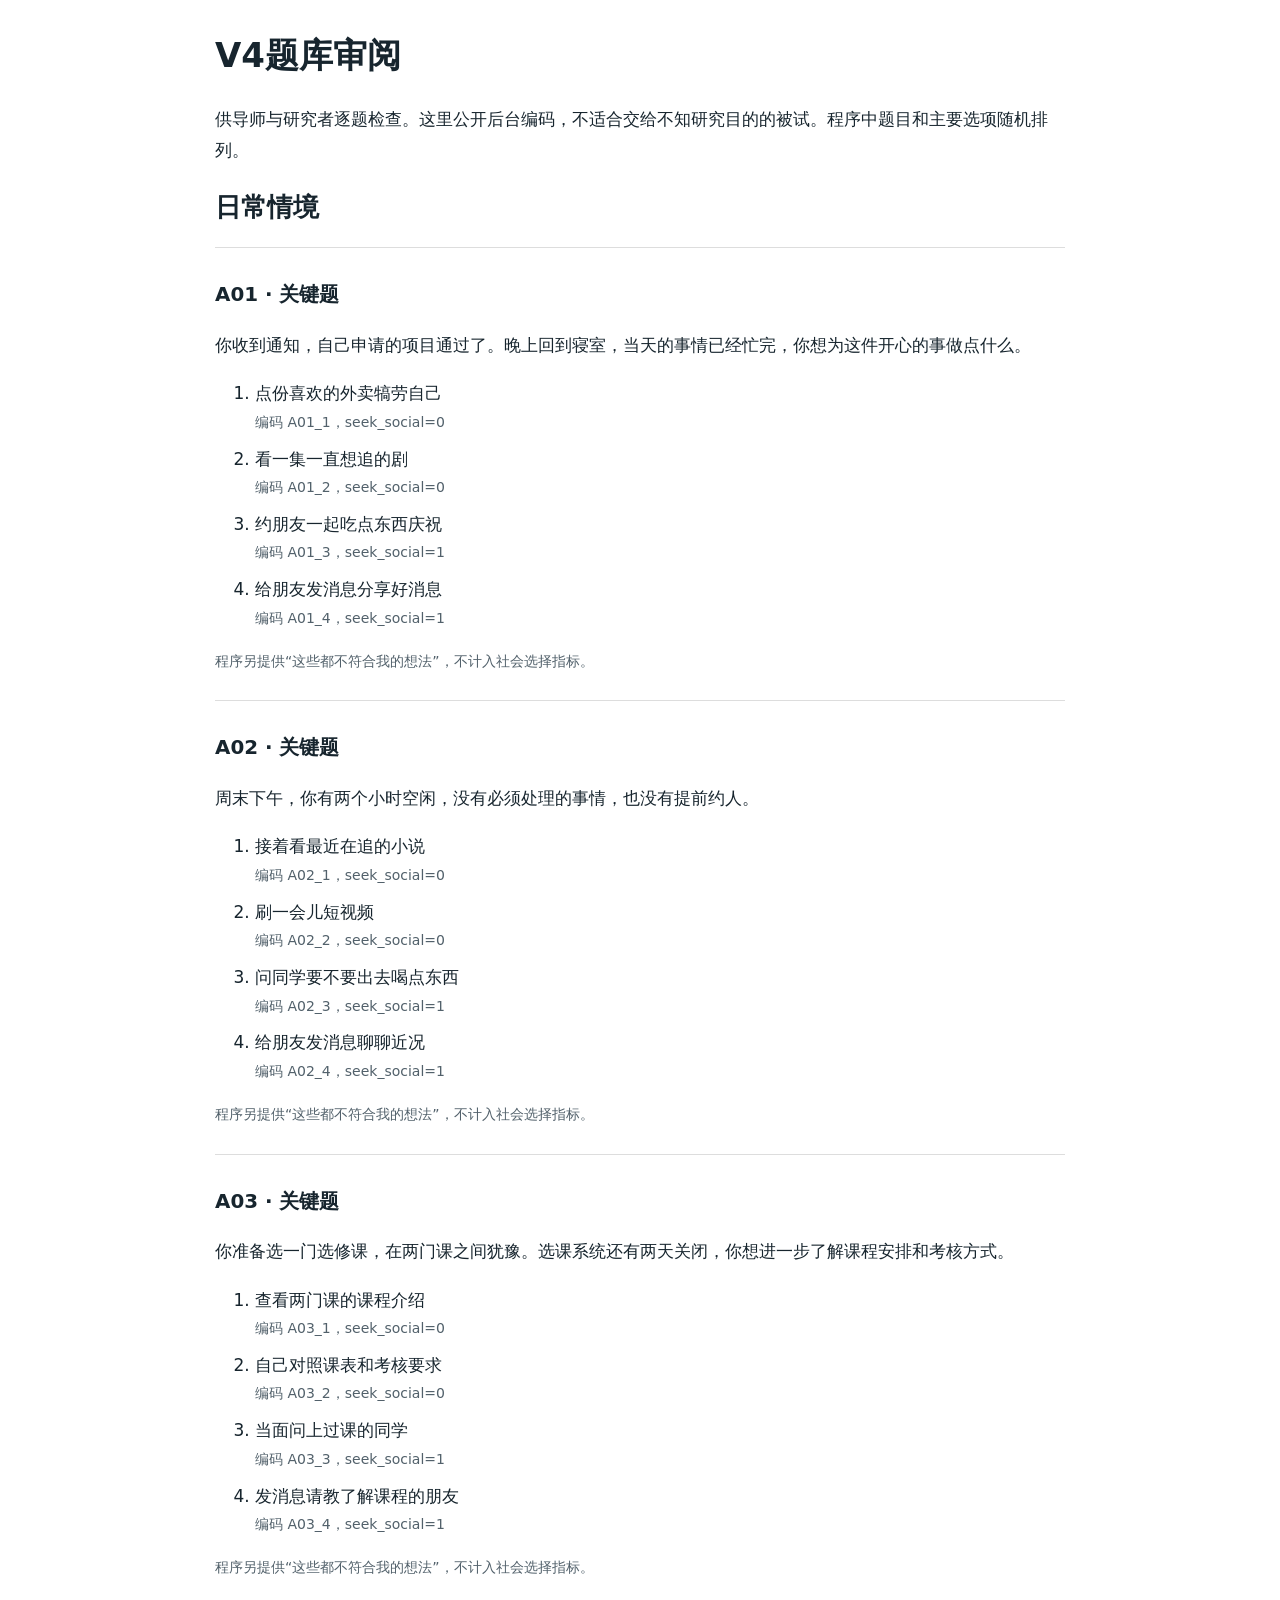
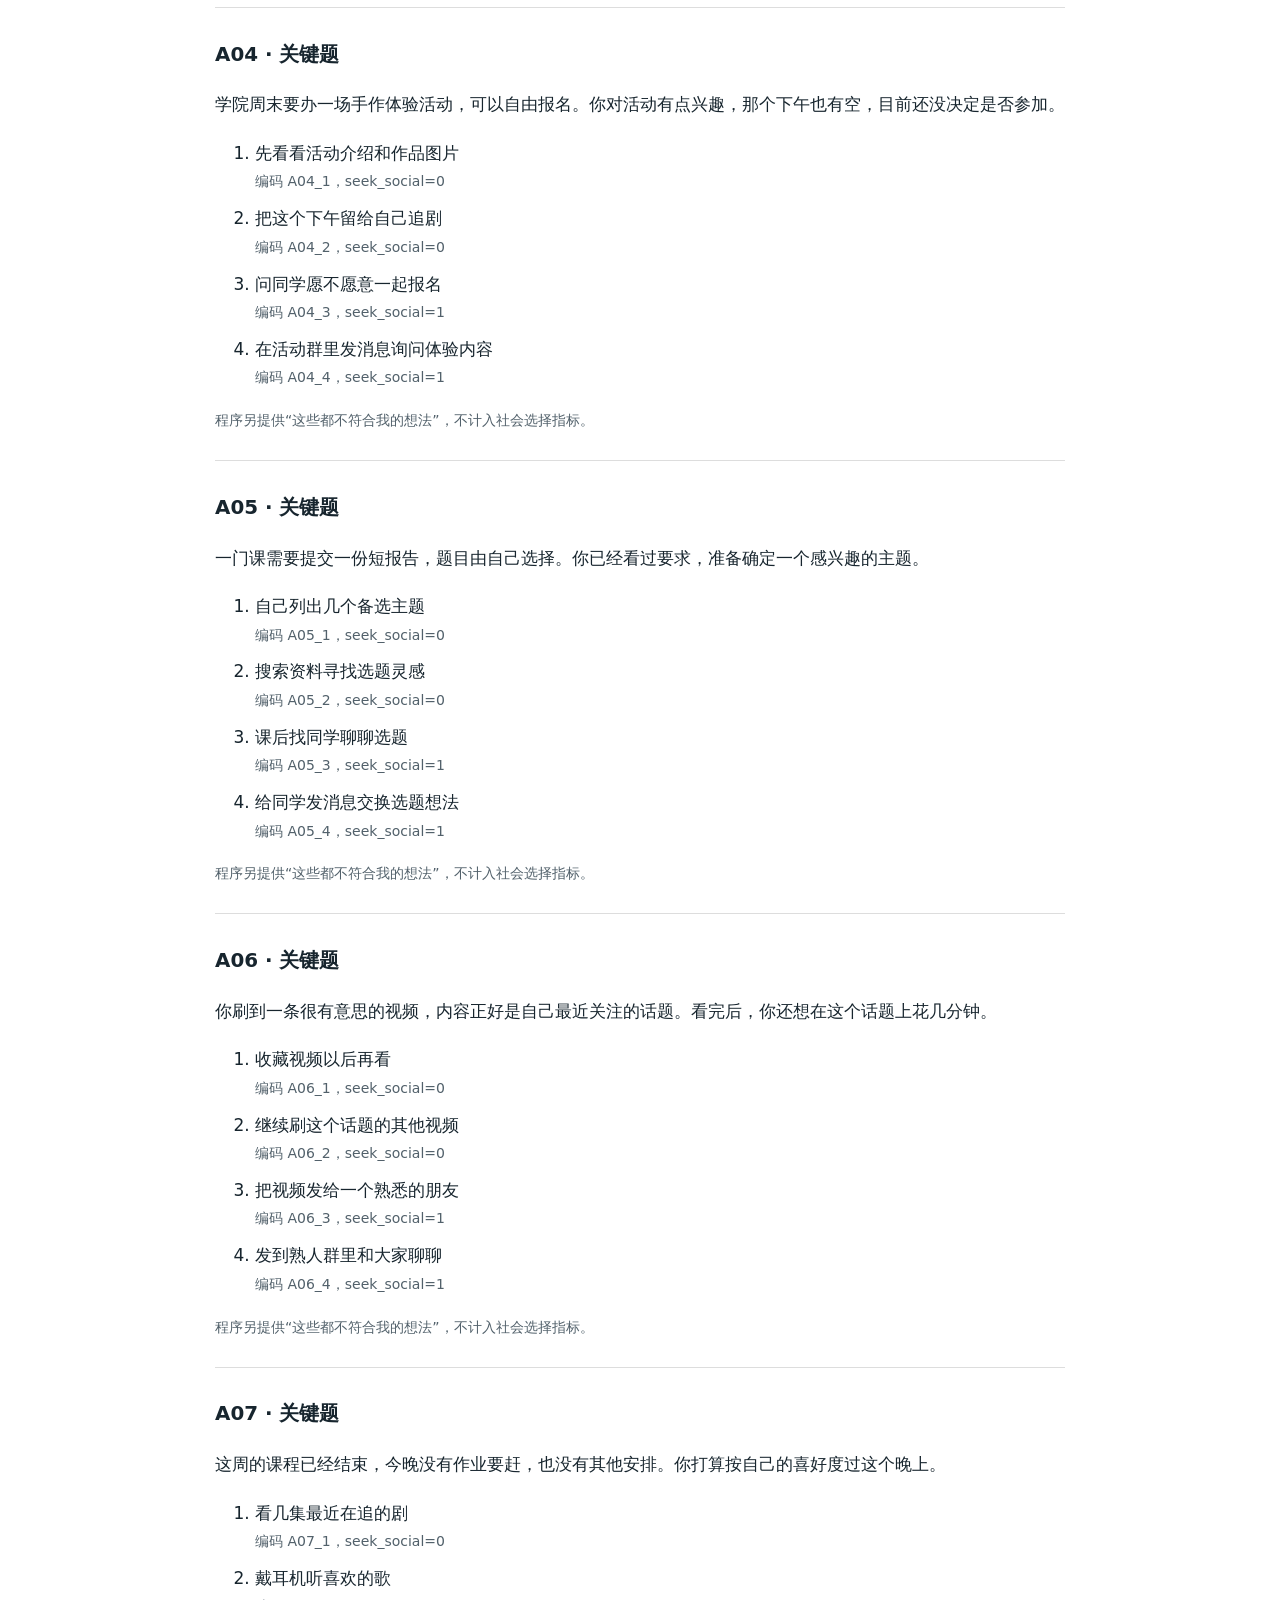
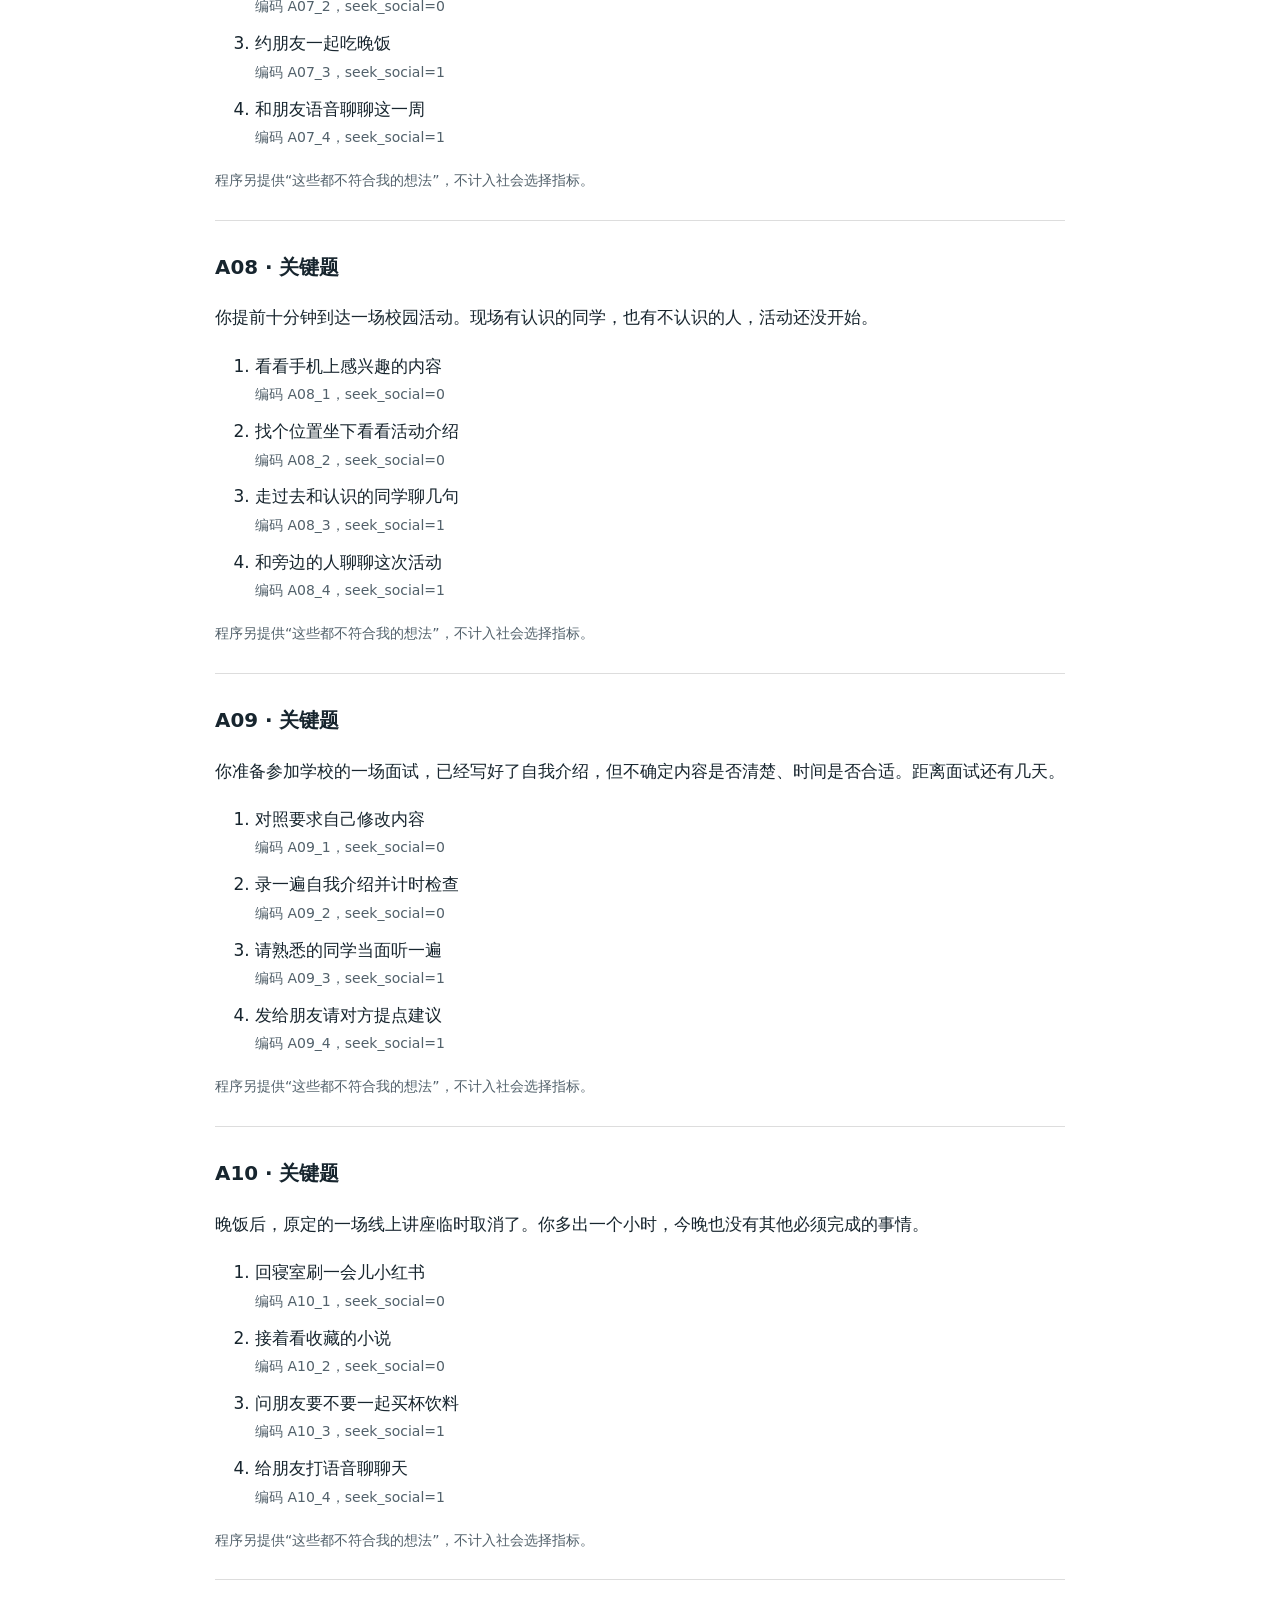
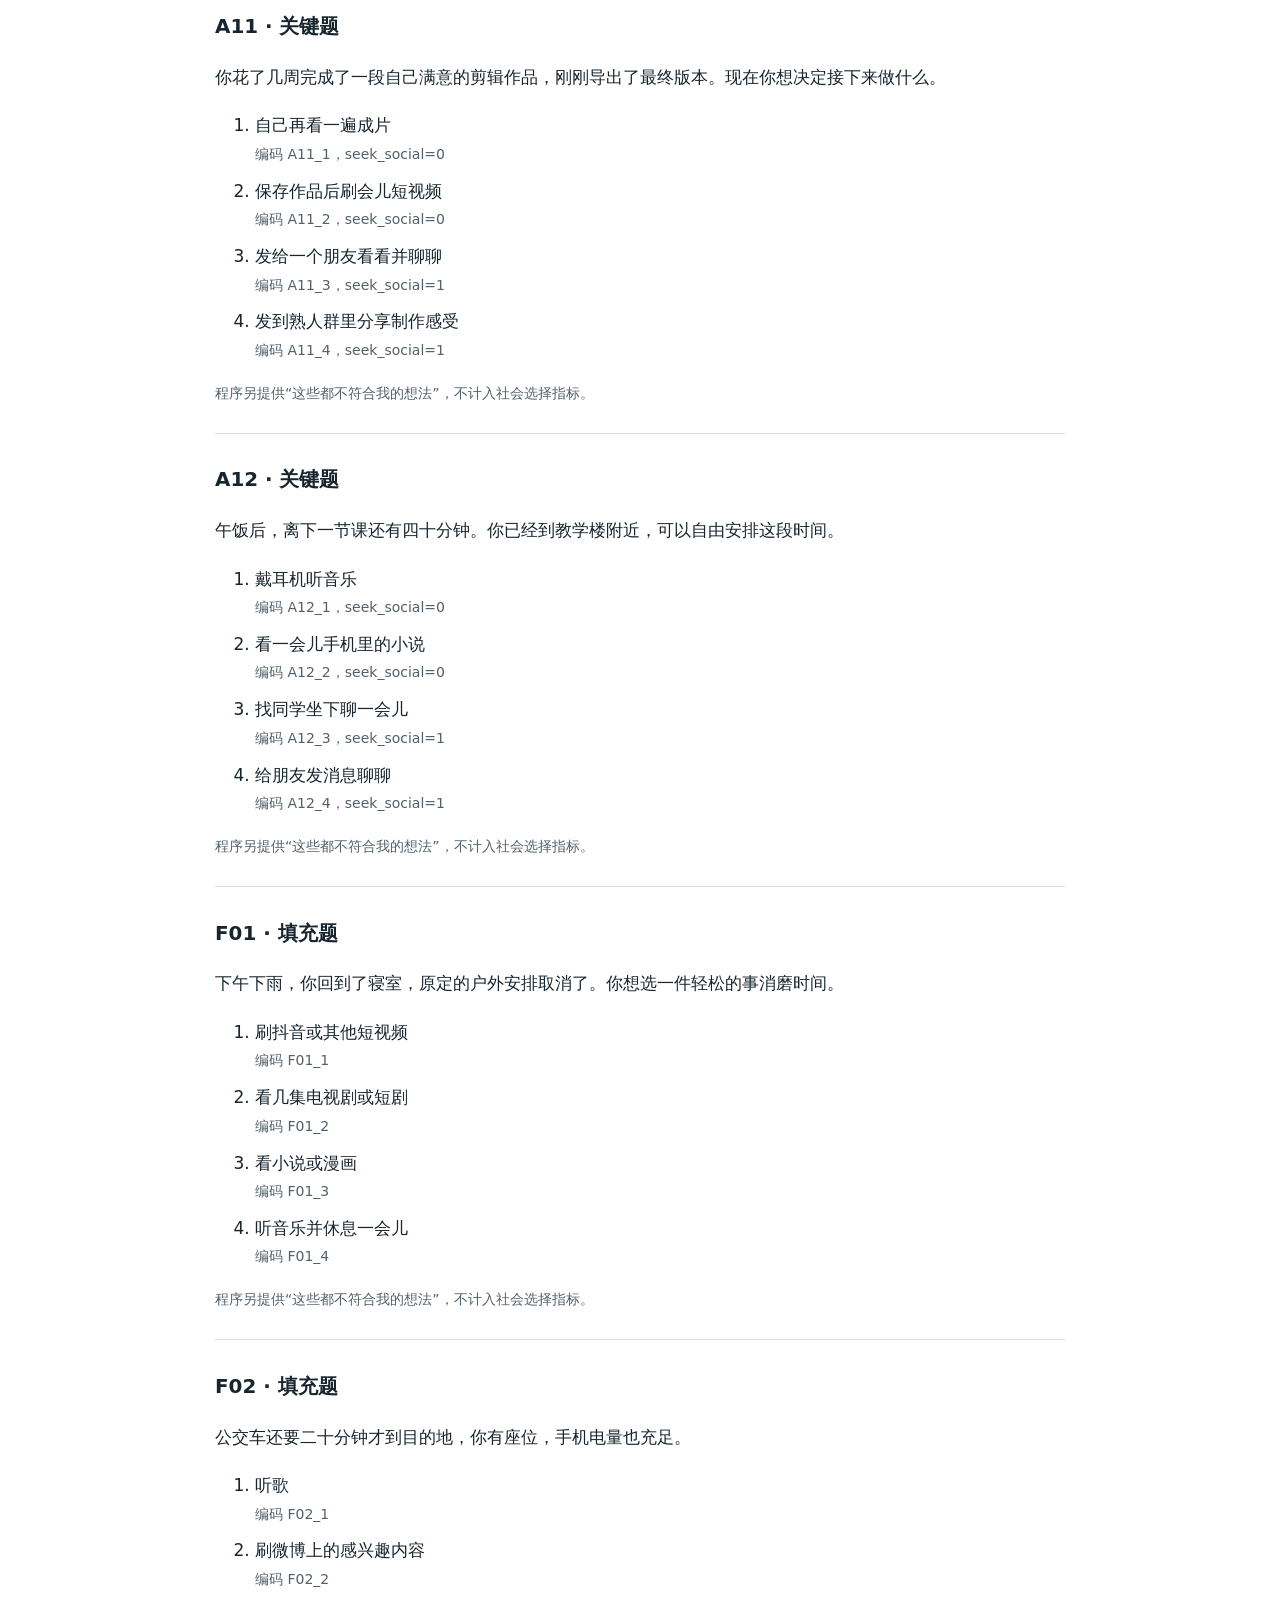
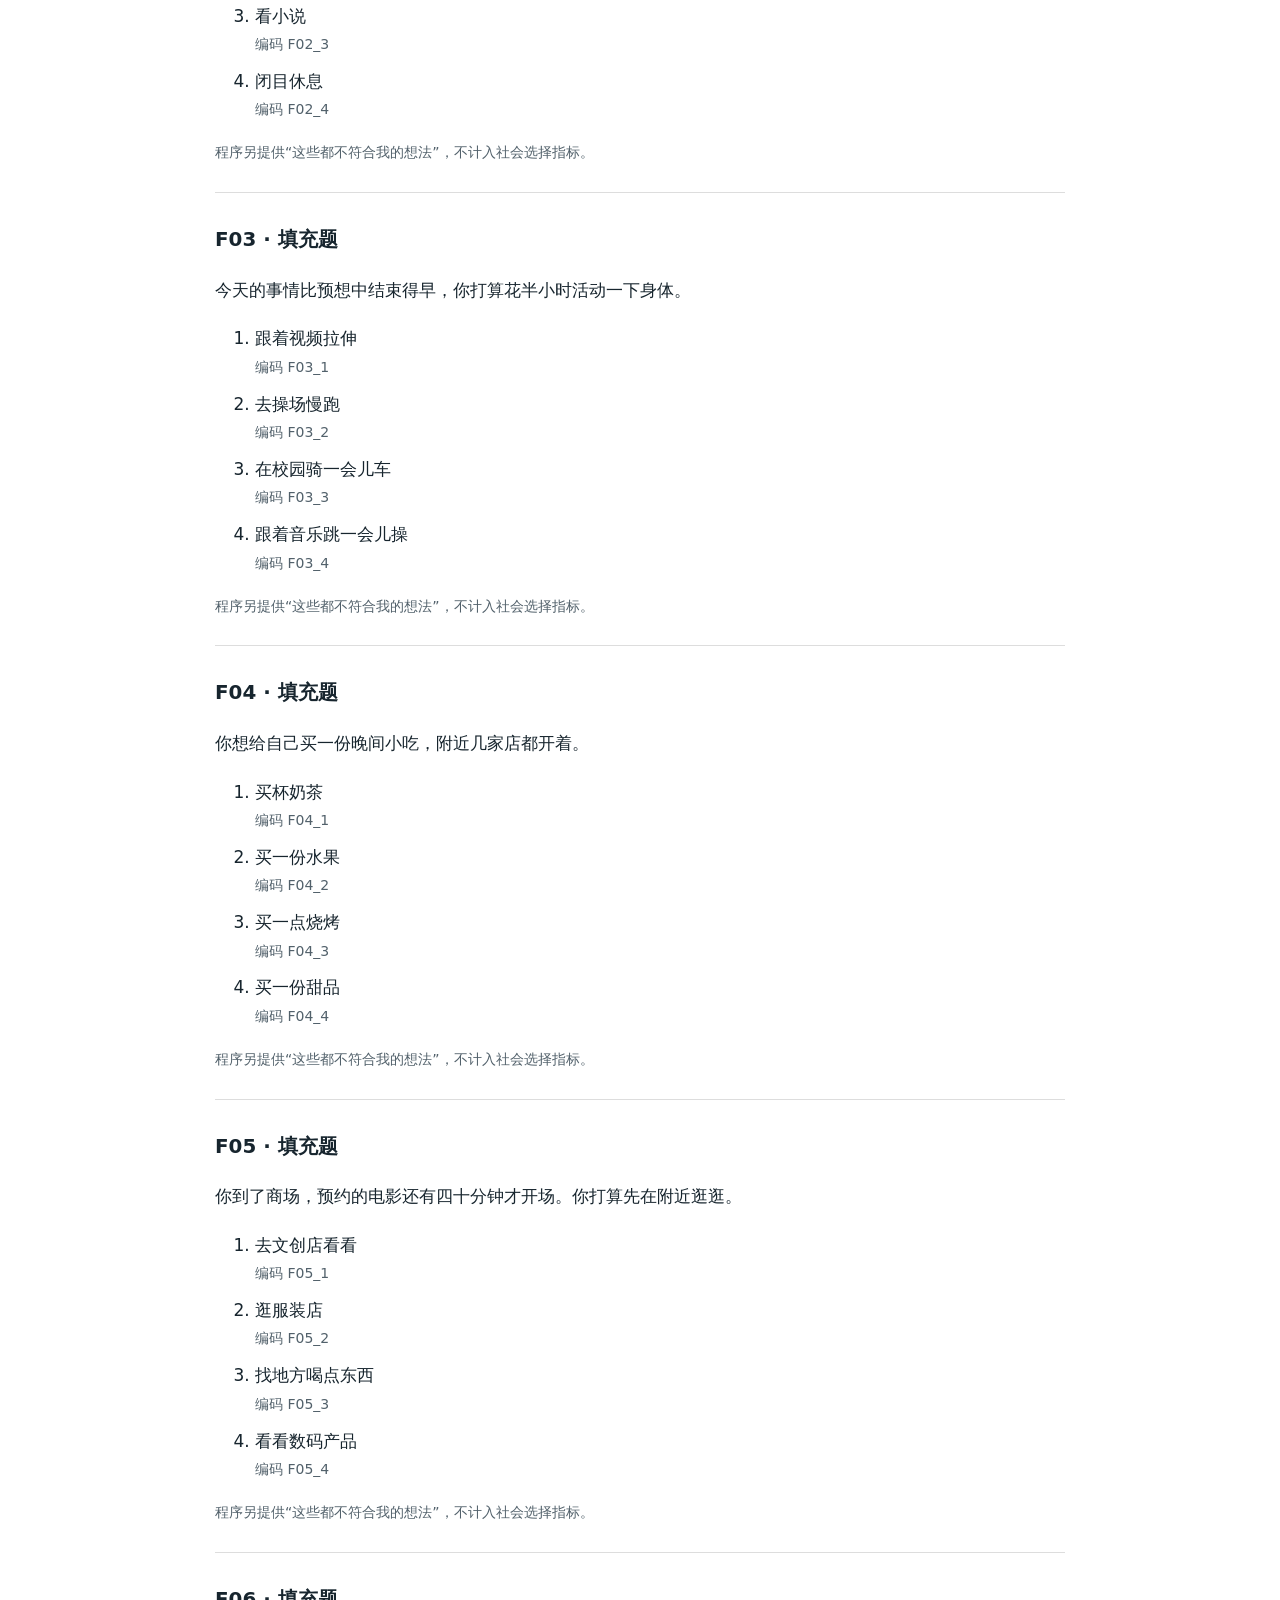
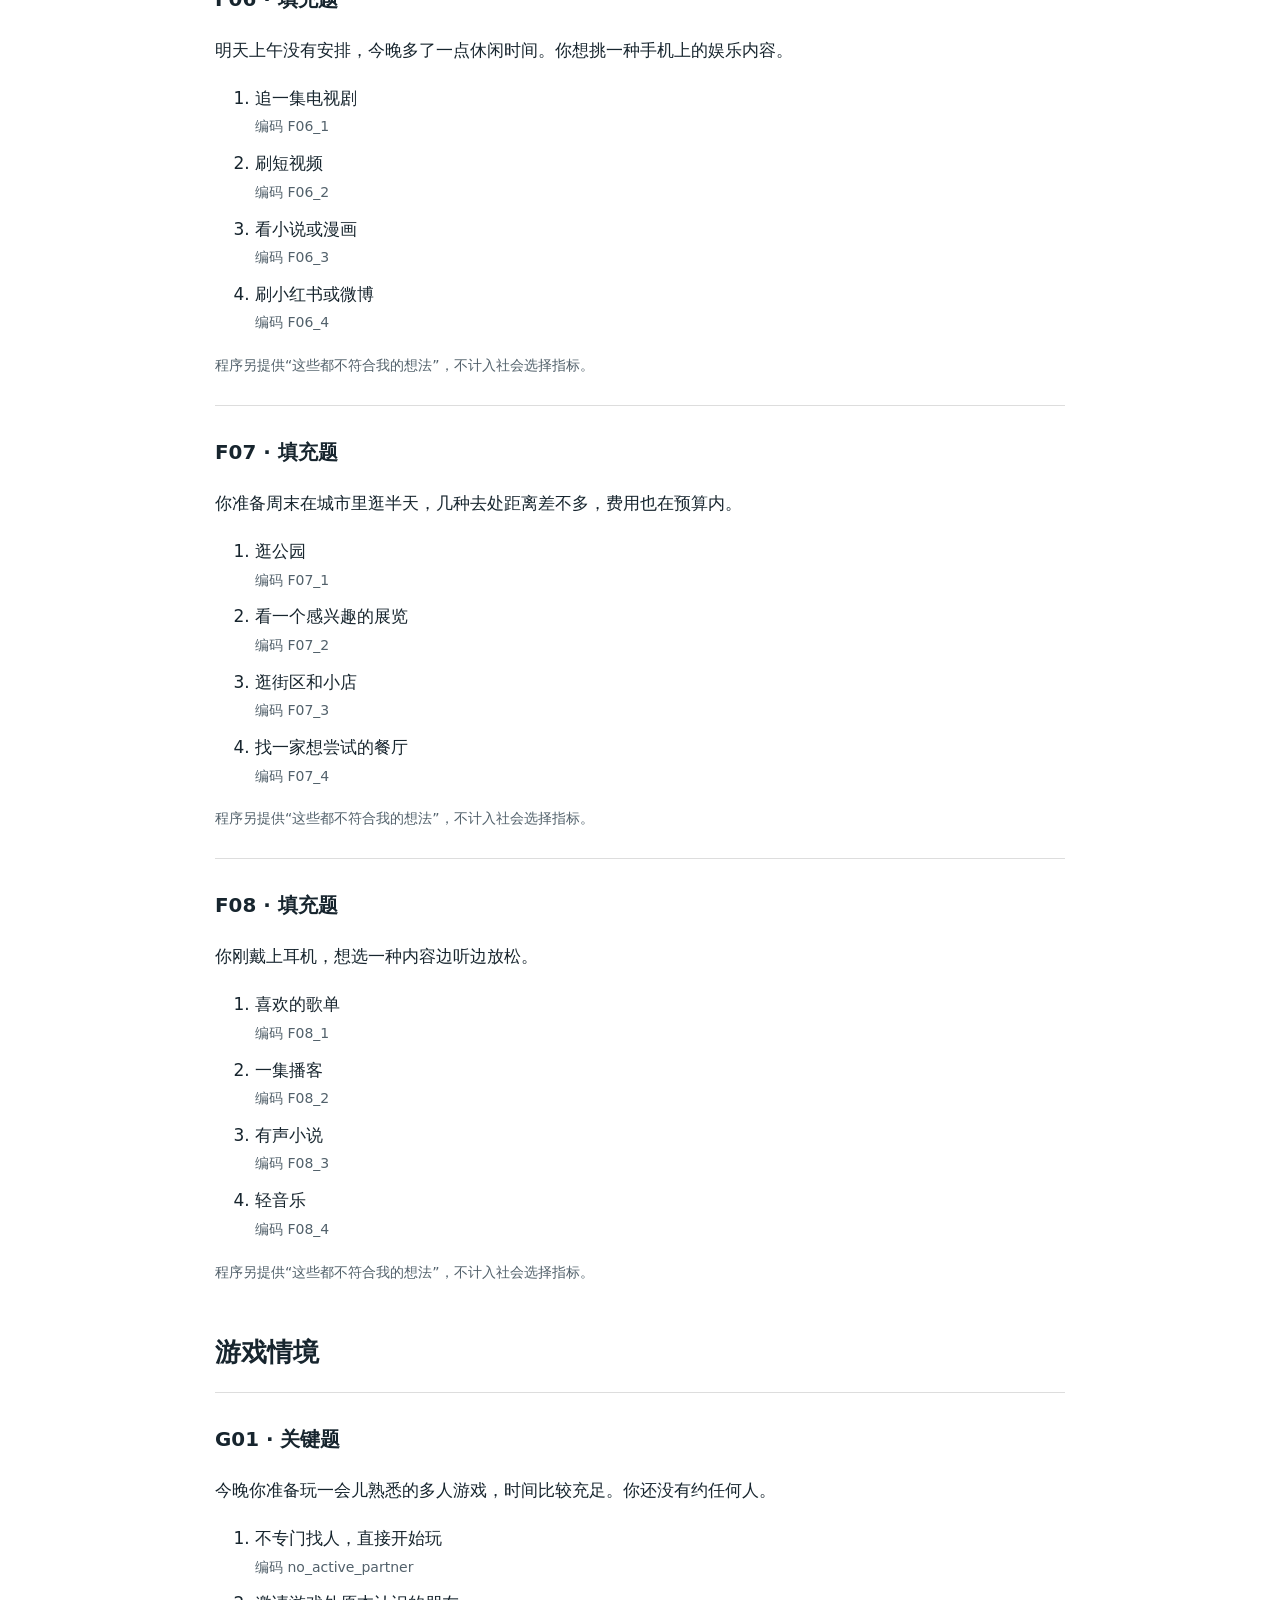
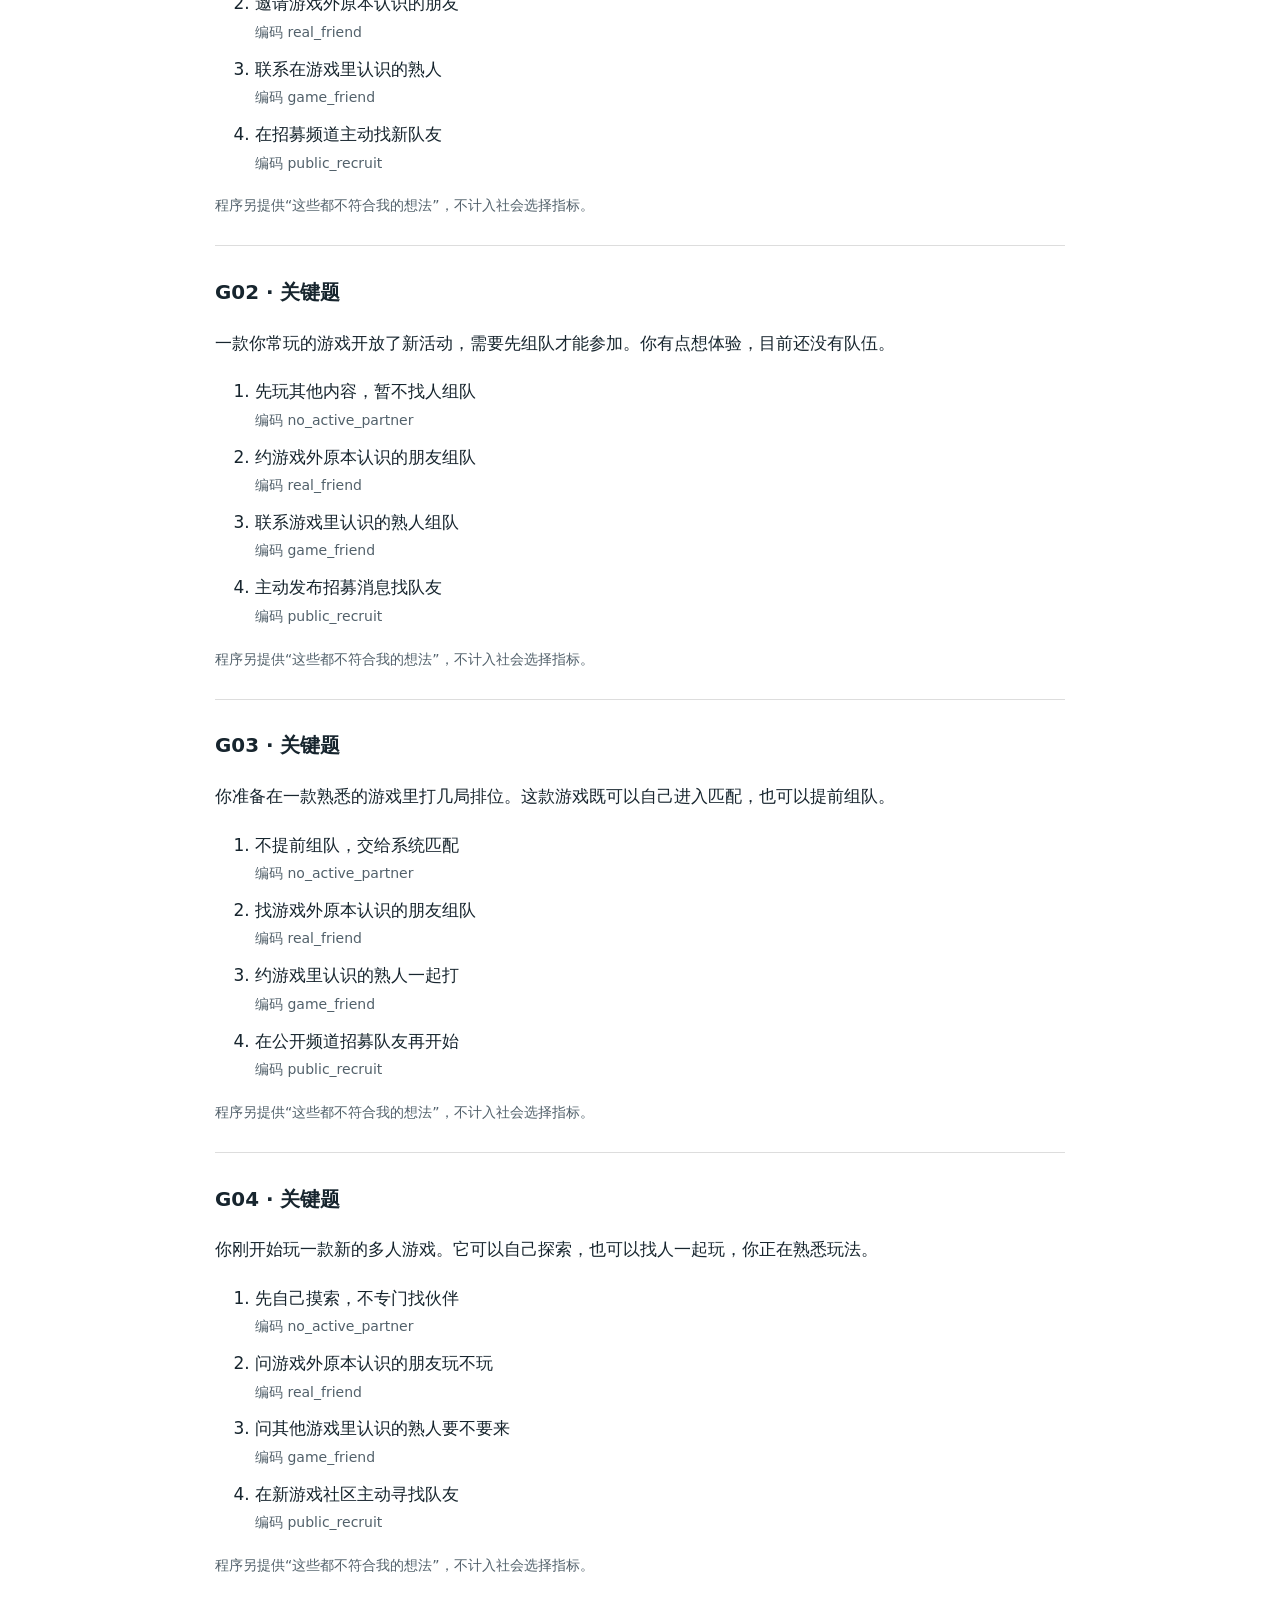
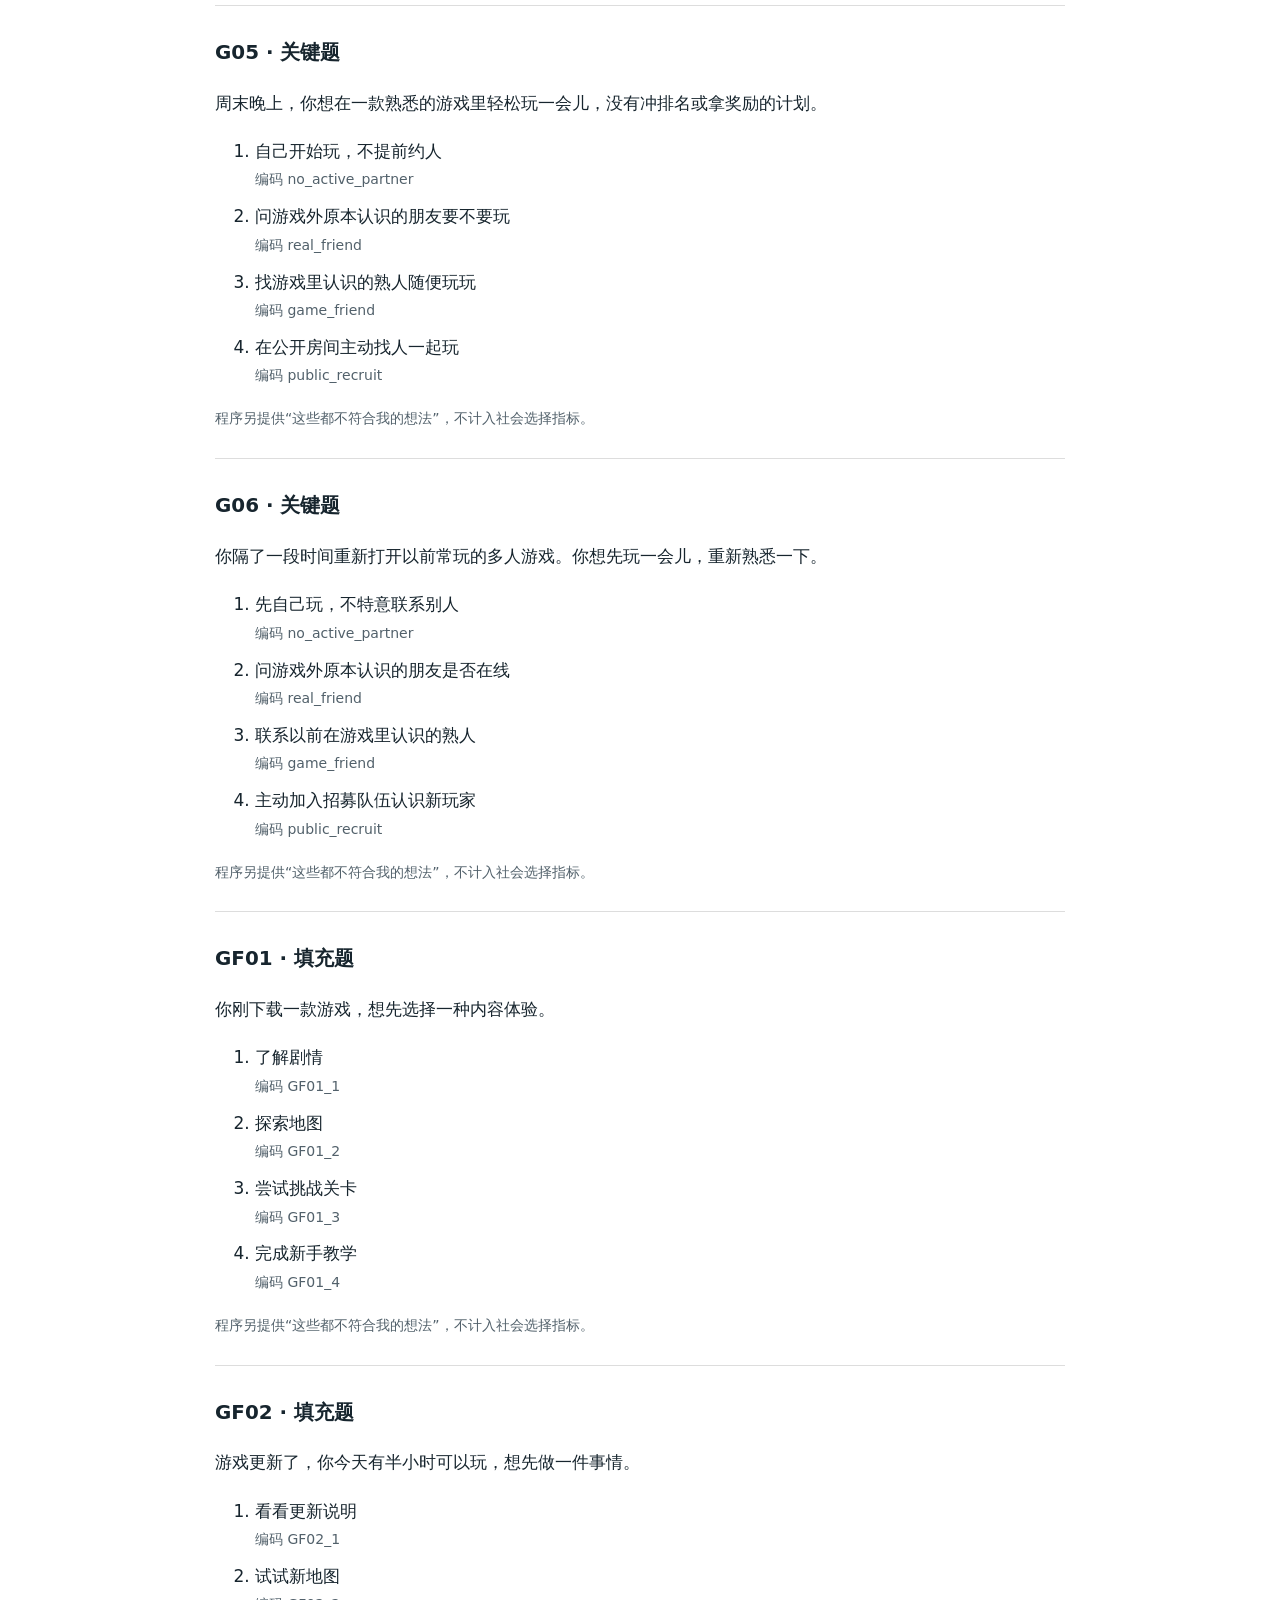
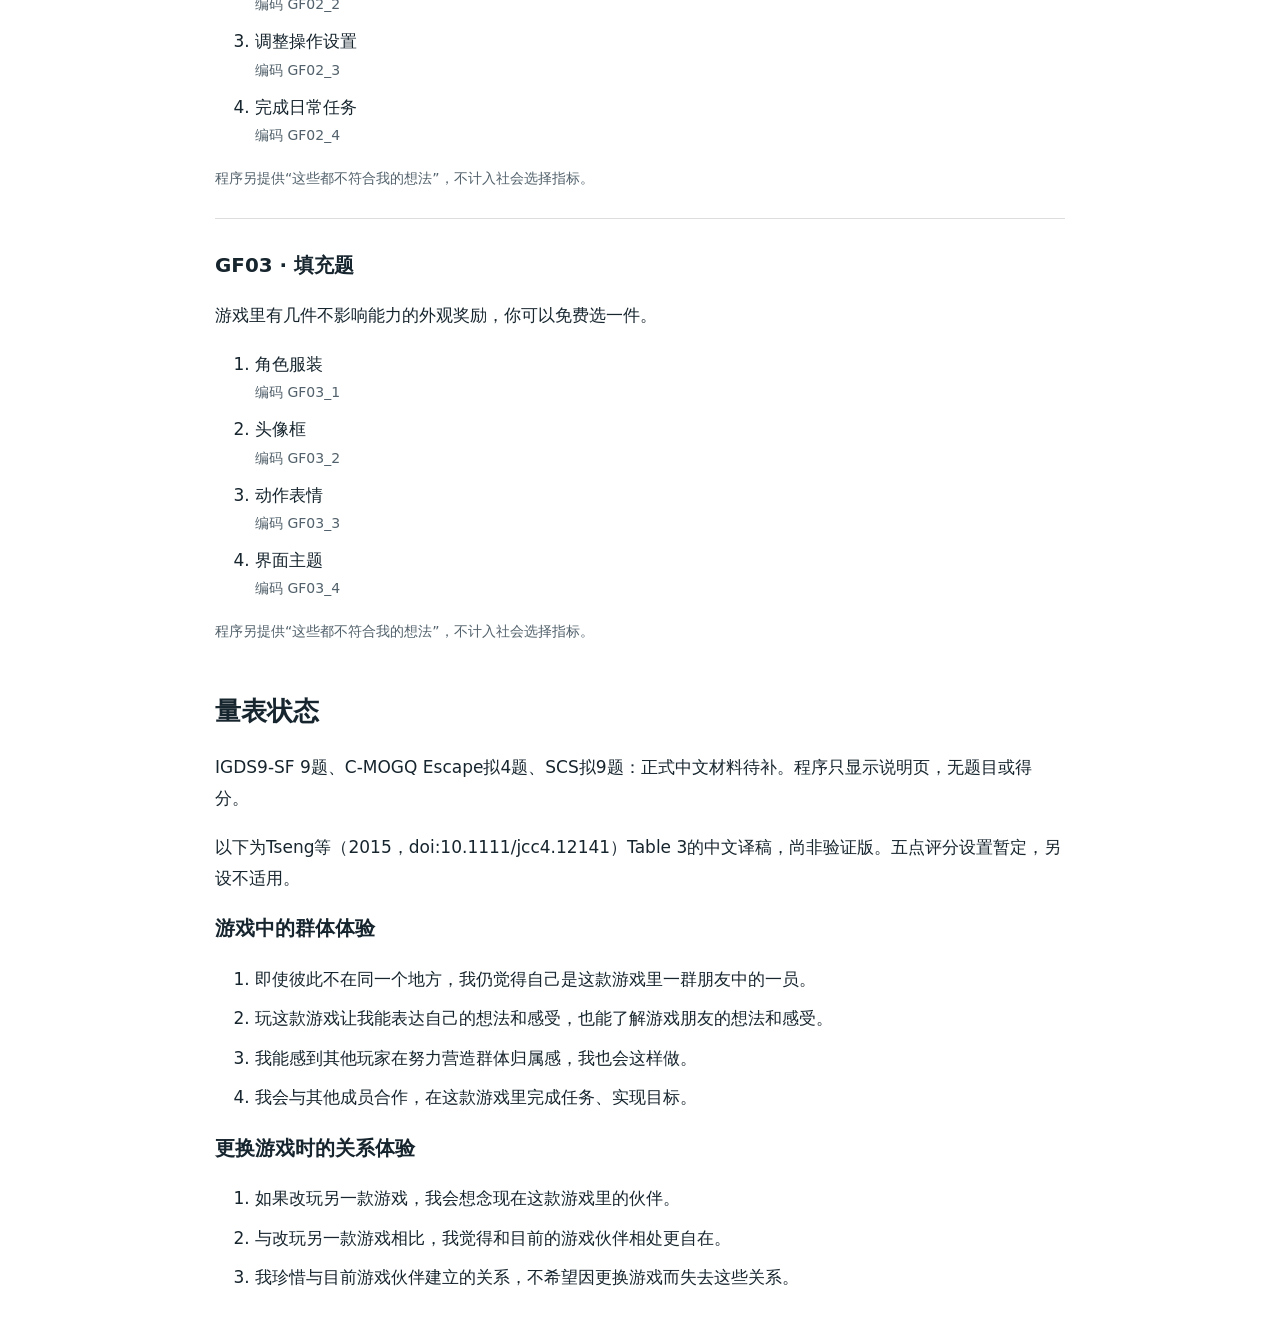
<file: materials_review.html>
<!doctype html><html lang="zh-CN"><meta charset="utf-8"><meta name="viewport" content="width=device-width,initial-scale=1"><title>V4完整题库审阅</title><style>body{max-width:850px;margin:30px auto;padding:0 20px;font:17px/1.85 system-ui,sans-serif;color:#17252e}section{border-top:1px solid #ddd;padding:12px 0}small,.small{color:#52616b;font-size:14px}li{margin:8px 0}small{display:block}h1,h2,h3{line-height:1.5}</style><h1>V4题库审阅</h1><p>供导师与研究者逐题检查。这里公开后台编码，不适合交给不知研究目的的被试。程序中题目和主要选项随机排列。</p><h2>日常情境</h2><section><h3>A01 · 关键题</h3><p>你收到通知，自己申请的项目通过了。晚上回到寝室，当天的事情已经忙完，你想为这件开心的事做点什么。</p><ol><li>点份喜欢的外卖犒劳自己 <small>编码 A01_1，seek_social=0</small></li><li>看一集一直想追的剧 <small>编码 A01_2，seek_social=0</small></li><li>约朋友一起吃点东西庆祝 <small>编码 A01_3，seek_social=1</small></li><li>给朋友发消息分享好消息 <small>编码 A01_4，seek_social=1</small></li></ol><p class="small">程序另提供“这些都不符合我的想法”，不计入社会选择指标。</p></section><section><h3>A02 · 关键题</h3><p>周末下午，你有两个小时空闲，没有必须处理的事情，也没有提前约人。</p><ol><li>接着看最近在追的小说 <small>编码 A02_1，seek_social=0</small></li><li>刷一会儿短视频 <small>编码 A02_2，seek_social=0</small></li><li>问同学要不要出去喝点东西 <small>编码 A02_3，seek_social=1</small></li><li>给朋友发消息聊聊近况 <small>编码 A02_4，seek_social=1</small></li></ol><p class="small">程序另提供“这些都不符合我的想法”，不计入社会选择指标。</p></section><section><h3>A03 · 关键题</h3><p>你准备选一门选修课，在两门课之间犹豫。选课系统还有两天关闭，你想进一步了解课程安排和考核方式。</p><ol><li>查看两门课的课程介绍 <small>编码 A03_1，seek_social=0</small></li><li>自己对照课表和考核要求 <small>编码 A03_2，seek_social=0</small></li><li>当面问上过课的同学 <small>编码 A03_3，seek_social=1</small></li><li>发消息请教了解课程的朋友 <small>编码 A03_4，seek_social=1</small></li></ol><p class="small">程序另提供“这些都不符合我的想法”，不计入社会选择指标。</p></section><section><h3>A04 · 关键题</h3><p>学院周末要办一场手作体验活动，可以自由报名。你对活动有点兴趣，那个下午也有空，目前还没决定是否参加。</p><ol><li>先看看活动介绍和作品图片 <small>编码 A04_1，seek_social=0</small></li><li>把这个下午留给自己追剧 <small>编码 A04_2，seek_social=0</small></li><li>问同学愿不愿意一起报名 <small>编码 A04_3，seek_social=1</small></li><li>在活动群里发消息询问体验内容 <small>编码 A04_4，seek_social=1</small></li></ol><p class="small">程序另提供“这些都不符合我的想法”，不计入社会选择指标。</p></section><section><h3>A05 · 关键题</h3><p>一门课需要提交一份短报告，题目由自己选择。你已经看过要求，准备确定一个感兴趣的主题。</p><ol><li>自己列出几个备选主题 <small>编码 A05_1，seek_social=0</small></li><li>搜索资料寻找选题灵感 <small>编码 A05_2，seek_social=0</small></li><li>课后找同学聊聊选题 <small>编码 A05_3，seek_social=1</small></li><li>给同学发消息交换选题想法 <small>编码 A05_4，seek_social=1</small></li></ol><p class="small">程序另提供“这些都不符合我的想法”，不计入社会选择指标。</p></section><section><h3>A06 · 关键题</h3><p>你刷到一条很有意思的视频，内容正好是自己最近关注的话题。看完后，你还想在这个话题上花几分钟。</p><ol><li>收藏视频以后再看 <small>编码 A06_1，seek_social=0</small></li><li>继续刷这个话题的其他视频 <small>编码 A06_2，seek_social=0</small></li><li>把视频发给一个熟悉的朋友 <small>编码 A06_3，seek_social=1</small></li><li>发到熟人群里和大家聊聊 <small>编码 A06_4，seek_social=1</small></li></ol><p class="small">程序另提供“这些都不符合我的想法”，不计入社会选择指标。</p></section><section><h3>A07 · 关键题</h3><p>这周的课程已经结束，今晚没有作业要赶，也没有其他安排。你打算按自己的喜好度过这个晚上。</p><ol><li>看几集最近在追的剧 <small>编码 A07_1，seek_social=0</small></li><li>戴耳机听喜欢的歌 <small>编码 A07_2，seek_social=0</small></li><li>约朋友一起吃晚饭 <small>编码 A07_3，seek_social=1</small></li><li>和朋友语音聊聊这一周 <small>编码 A07_4，seek_social=1</small></li></ol><p class="small">程序另提供“这些都不符合我的想法”，不计入社会选择指标。</p></section><section><h3>A08 · 关键题</h3><p>你提前十分钟到达一场校园活动。现场有认识的同学，也有不认识的人，活动还没开始。</p><ol><li>看看手机上感兴趣的内容 <small>编码 A08_1，seek_social=0</small></li><li>找个位置坐下看看活动介绍 <small>编码 A08_2，seek_social=0</small></li><li>走过去和认识的同学聊几句 <small>编码 A08_3，seek_social=1</small></li><li>和旁边的人聊聊这次活动 <small>编码 A08_4，seek_social=1</small></li></ol><p class="small">程序另提供“这些都不符合我的想法”，不计入社会选择指标。</p></section><section><h3>A09 · 关键题</h3><p>你准备参加学校的一场面试，已经写好了自我介绍，但不确定内容是否清楚、时间是否合适。距离面试还有几天。</p><ol><li>对照要求自己修改内容 <small>编码 A09_1，seek_social=0</small></li><li>录一遍自我介绍并计时检查 <small>编码 A09_2，seek_social=0</small></li><li>请熟悉的同学当面听一遍 <small>编码 A09_3，seek_social=1</small></li><li>发给朋友请对方提点建议 <small>编码 A09_4，seek_social=1</small></li></ol><p class="small">程序另提供“这些都不符合我的想法”，不计入社会选择指标。</p></section><section><h3>A10 · 关键题</h3><p>晚饭后，原定的一场线上讲座临时取消了。你多出一个小时，今晚也没有其他必须完成的事情。</p><ol><li>回寝室刷一会儿小红书 <small>编码 A10_1，seek_social=0</small></li><li>接着看收藏的小说 <small>编码 A10_2，seek_social=0</small></li><li>问朋友要不要一起买杯饮料 <small>编码 A10_3，seek_social=1</small></li><li>给朋友打语音聊聊天 <small>编码 A10_4，seek_social=1</small></li></ol><p class="small">程序另提供“这些都不符合我的想法”，不计入社会选择指标。</p></section><section><h3>A11 · 关键题</h3><p>你花了几周完成了一段自己满意的剪辑作品，刚刚导出了最终版本。现在你想决定接下来做什么。</p><ol><li>自己再看一遍成片 <small>编码 A11_1，seek_social=0</small></li><li>保存作品后刷会儿短视频 <small>编码 A11_2，seek_social=0</small></li><li>发给一个朋友看看并聊聊 <small>编码 A11_3，seek_social=1</small></li><li>发到熟人群里分享制作感受 <small>编码 A11_4，seek_social=1</small></li></ol><p class="small">程序另提供“这些都不符合我的想法”，不计入社会选择指标。</p></section><section><h3>A12 · 关键题</h3><p>午饭后，离下一节课还有四十分钟。你已经到教学楼附近，可以自由安排这段时间。</p><ol><li>戴耳机听音乐 <small>编码 A12_1，seek_social=0</small></li><li>看一会儿手机里的小说 <small>编码 A12_2，seek_social=0</small></li><li>找同学坐下聊一会儿 <small>编码 A12_3，seek_social=1</small></li><li>给朋友发消息聊聊 <small>编码 A12_4，seek_social=1</small></li></ol><p class="small">程序另提供“这些都不符合我的想法”，不计入社会选择指标。</p></section><section><h3>F01 · 填充题</h3><p>下午下雨，你回到了寝室，原定的户外安排取消了。你想选一件轻松的事消磨时间。</p><ol><li>刷抖音或其他短视频 <small>编码 F01_1</small></li><li>看几集电视剧或短剧 <small>编码 F01_2</small></li><li>看小说或漫画 <small>编码 F01_3</small></li><li>听音乐并休息一会儿 <small>编码 F01_4</small></li></ol><p class="small">程序另提供“这些都不符合我的想法”，不计入社会选择指标。</p></section><section><h3>F02 · 填充题</h3><p>公交车还要二十分钟才到目的地，你有座位，手机电量也充足。</p><ol><li>听歌 <small>编码 F02_1</small></li><li>刷微博上的感兴趣内容 <small>编码 F02_2</small></li><li>看小说 <small>编码 F02_3</small></li><li>闭目休息 <small>编码 F02_4</small></li></ol><p class="small">程序另提供“这些都不符合我的想法”，不计入社会选择指标。</p></section><section><h3>F03 · 填充题</h3><p>今天的事情比预想中结束得早，你打算花半小时活动一下身体。</p><ol><li>跟着视频拉伸 <small>编码 F03_1</small></li><li>去操场慢跑 <small>编码 F03_2</small></li><li>在校园骑一会儿车 <small>编码 F03_3</small></li><li>跟着音乐跳一会儿操 <small>编码 F03_4</small></li></ol><p class="small">程序另提供“这些都不符合我的想法”，不计入社会选择指标。</p></section><section><h3>F04 · 填充题</h3><p>你想给自己买一份晚间小吃，附近几家店都开着。</p><ol><li>买杯奶茶 <small>编码 F04_1</small></li><li>买一份水果 <small>编码 F04_2</small></li><li>买一点烧烤 <small>编码 F04_3</small></li><li>买一份甜品 <small>编码 F04_4</small></li></ol><p class="small">程序另提供“这些都不符合我的想法”，不计入社会选择指标。</p></section><section><h3>F05 · 填充题</h3><p>你到了商场，预约的电影还有四十分钟才开场。你打算先在附近逛逛。</p><ol><li>去文创店看看 <small>编码 F05_1</small></li><li>逛服装店 <small>编码 F05_2</small></li><li>找地方喝点东西 <small>编码 F05_3</small></li><li>看看数码产品 <small>编码 F05_4</small></li></ol><p class="small">程序另提供“这些都不符合我的想法”，不计入社会选择指标。</p></section><section><h3>F06 · 填充题</h3><p>明天上午没有安排，今晚多了一点休闲时间。你想挑一种手机上的娱乐内容。</p><ol><li>追一集电视剧 <small>编码 F06_1</small></li><li>刷短视频 <small>编码 F06_2</small></li><li>看小说或漫画 <small>编码 F06_3</small></li><li>刷小红书或微博 <small>编码 F06_4</small></li></ol><p class="small">程序另提供“这些都不符合我的想法”，不计入社会选择指标。</p></section><section><h3>F07 · 填充题</h3><p>你准备周末在城市里逛半天，几种去处距离差不多，费用也在预算内。</p><ol><li>逛公园 <small>编码 F07_1</small></li><li>看一个感兴趣的展览 <small>编码 F07_2</small></li><li>逛街区和小店 <small>编码 F07_3</small></li><li>找一家想尝试的餐厅 <small>编码 F07_4</small></li></ol><p class="small">程序另提供“这些都不符合我的想法”，不计入社会选择指标。</p></section><section><h3>F08 · 填充题</h3><p>你刚戴上耳机，想选一种内容边听边放松。</p><ol><li>喜欢的歌单 <small>编码 F08_1</small></li><li>一集播客 <small>编码 F08_2</small></li><li>有声小说 <small>编码 F08_3</small></li><li>轻音乐 <small>编码 F08_4</small></li></ol><p class="small">程序另提供“这些都不符合我的想法”，不计入社会选择指标。</p></section><h2>游戏情境</h2><section><h3>G01 · 关键题</h3><p>今晚你准备玩一会儿熟悉的多人游戏，时间比较充足。你还没有约任何人。</p><ol><li>不专门找人，直接开始玩 <small>编码 no_active_partner</small></li><li>邀请游戏外原本认识的朋友 <small>编码 real_friend</small></li><li>联系在游戏里认识的熟人 <small>编码 game_friend</small></li><li>在招募频道主动找新队友 <small>编码 public_recruit</small></li></ol><p class="small">程序另提供“这些都不符合我的想法”，不计入社会选择指标。</p></section><section><h3>G02 · 关键题</h3><p>一款你常玩的游戏开放了新活动，需要先组队才能参加。你有点想体验，目前还没有队伍。</p><ol><li>先玩其他内容，暂不找人组队 <small>编码 no_active_partner</small></li><li>约游戏外原本认识的朋友组队 <small>编码 real_friend</small></li><li>联系游戏里认识的熟人组队 <small>编码 game_friend</small></li><li>主动发布招募消息找队友 <small>编码 public_recruit</small></li></ol><p class="small">程序另提供“这些都不符合我的想法”，不计入社会选择指标。</p></section><section><h3>G03 · 关键题</h3><p>你准备在一款熟悉的游戏里打几局排位。这款游戏既可以自己进入匹配，也可以提前组队。</p><ol><li>不提前组队，交给系统匹配 <small>编码 no_active_partner</small></li><li>找游戏外原本认识的朋友组队 <small>编码 real_friend</small></li><li>约游戏里认识的熟人一起打 <small>编码 game_friend</small></li><li>在公开频道招募队友再开始 <small>编码 public_recruit</small></li></ol><p class="small">程序另提供“这些都不符合我的想法”，不计入社会选择指标。</p></section><section><h3>G04 · 关键题</h3><p>你刚开始玩一款新的多人游戏。它可以自己探索，也可以找人一起玩，你正在熟悉玩法。</p><ol><li>先自己摸索，不专门找伙伴 <small>编码 no_active_partner</small></li><li>问游戏外原本认识的朋友玩不玩 <small>编码 real_friend</small></li><li>问其他游戏里认识的熟人要不要来 <small>编码 game_friend</small></li><li>在新游戏社区主动寻找队友 <small>编码 public_recruit</small></li></ol><p class="small">程序另提供“这些都不符合我的想法”，不计入社会选择指标。</p></section><section><h3>G05 · 关键题</h3><p>周末晚上，你想在一款熟悉的游戏里轻松玩一会儿，没有冲排名或拿奖励的计划。</p><ol><li>自己开始玩，不提前约人 <small>编码 no_active_partner</small></li><li>问游戏外原本认识的朋友要不要玩 <small>编码 real_friend</small></li><li>找游戏里认识的熟人随便玩玩 <small>编码 game_friend</small></li><li>在公开房间主动找人一起玩 <small>编码 public_recruit</small></li></ol><p class="small">程序另提供“这些都不符合我的想法”，不计入社会选择指标。</p></section><section><h3>G06 · 关键题</h3><p>你隔了一段时间重新打开以前常玩的多人游戏。你想先玩一会儿，重新熟悉一下。</p><ol><li>先自己玩，不特意联系别人 <small>编码 no_active_partner</small></li><li>问游戏外原本认识的朋友是否在线 <small>编码 real_friend</small></li><li>联系以前在游戏里认识的熟人 <small>编码 game_friend</small></li><li>主动加入招募队伍认识新玩家 <small>编码 public_recruit</small></li></ol><p class="small">程序另提供“这些都不符合我的想法”，不计入社会选择指标。</p></section><section><h3>GF01 · 填充题</h3><p>你刚下载一款游戏，想先选择一种内容体验。</p><ol><li>了解剧情 <small>编码 GF01_1</small></li><li>探索地图 <small>编码 GF01_2</small></li><li>尝试挑战关卡 <small>编码 GF01_3</small></li><li>完成新手教学 <small>编码 GF01_4</small></li></ol><p class="small">程序另提供“这些都不符合我的想法”，不计入社会选择指标。</p></section><section><h3>GF02 · 填充题</h3><p>游戏更新了，你今天有半小时可以玩，想先做一件事情。</p><ol><li>看看更新说明 <small>编码 GF02_1</small></li><li>试试新地图 <small>编码 GF02_2</small></li><li>调整操作设置 <small>编码 GF02_3</small></li><li>完成日常任务 <small>编码 GF02_4</small></li></ol><p class="small">程序另提供“这些都不符合我的想法”，不计入社会选择指标。</p></section><section><h3>GF03 · 填充题</h3><p>游戏里有几件不影响能力的外观奖励，你可以免费选一件。</p><ol><li>角色服装 <small>编码 GF03_1</small></li><li>头像框 <small>编码 GF03_2</small></li><li>动作表情 <small>编码 GF03_3</small></li><li>界面主题 <small>编码 GF03_4</small></li></ol><p class="small">程序另提供“这些都不符合我的想法”，不计入社会选择指标。</p></section><h2>量表状态</h2><p>IGDS9-SF 9题、C-MOGQ Escape拟4题、SCS拟9题：正式中文材料待补。程序只显示说明页，无题目或得分。</p><p>以下为Tseng等（2015，doi:10.1111/jcc4.12141）Table 3的中文译稿，尚非验证版。五点评分设置暂定，另设不适用。</p><h3>游戏中的群体体验</h3><ol><li>即使彼此不在同一个地方，我仍觉得自己是这款游戏里一群朋友中的一员。</li><li>玩这款游戏让我能表达自己的想法和感受，也能了解游戏朋友的想法和感受。</li><li>我能感到其他玩家在努力营造群体归属感，我也会这样做。</li><li>我会与其他成员合作，在这款游戏里完成任务、实现目标。</li></ol><h3>更换游戏时的关系体验</h3><ol><li>如果改玩另一款游戏，我会想念现在这款游戏里的伙伴。</li><li>与改玩另一款游戏相比，我觉得和目前的游戏伙伴相处更自在。</li><li>我珍惜与目前游戏伙伴建立的关系，不希望因更换游戏而失去这些关系。</li></ol></html>
</file>
